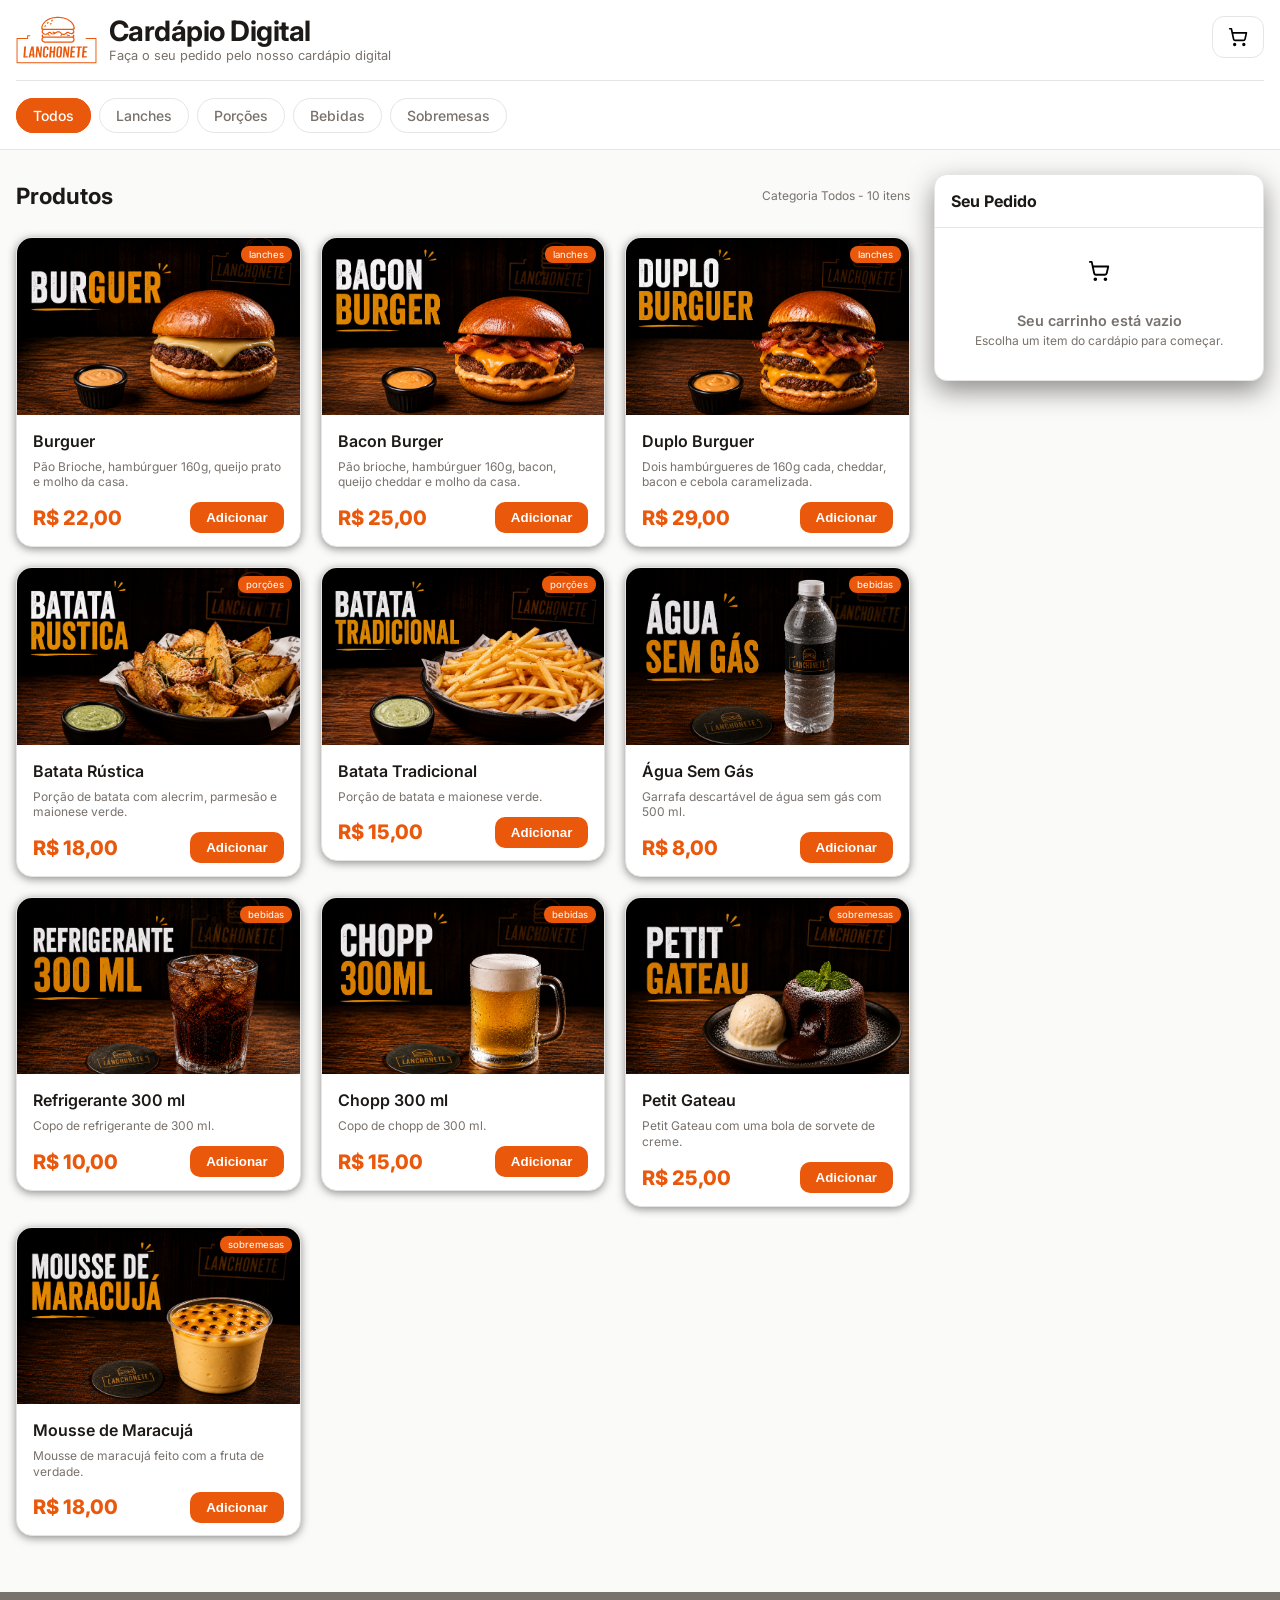
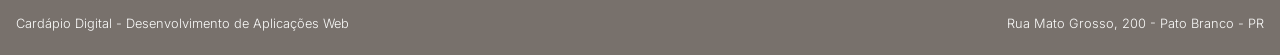
<file: cardapio-html/index.html>
<!DOCTYPE html>
<html lang="pt-BR">

<head>
    <meta charset="UTF-8">
    <meta name="viewport" content="width=device-width, initial-scale=1.0">
    <title>Cardápio</title>

    <link rel="preconnect" href="https://fonts.googleapis.com">
    <link rel="preconnect" href="https://fonts.gstatic.com" crossorigin>
    <link href="https://fonts.googleapis.com/css2?family=Inter:wght@300;400;500;600;700&display=swap" rel="stylesheet">
    <link rel="stylesheet" href="../assets/css/estilo.css">
    
</head>

<body>
    <header>
        <div class="container">
            <div class="brand">
                <img src="../assets/img/logo_lanchonete.svg" alt="Logo da Lanchonete">
                <div>
                    <h1>Cardápio Digital</h1>
                    <p>Faça o seu pedido pelo nosso cardápio digital</p>
                </div>
            </div>
            <div class="cart-button">
                <img src="../assets/img/cart.svg" alt="Carrinho de compras">
            </div>
        </div>
    </header>

    <nav>
        <ul class="container">
            <li><a href="#" class="active">Todos</a></li>
            <li><a href="#">Lanches</a></li>
            <li><a href="#">Porções</a></li>
            <li><a href="#">Bebidas</a></li>
            <li><a href="#">Sobremesas</a></li>
        </ul>
    </nav>

    <main>
        <section>
            <header>
                <h2>Produtos</h2>
                <p>Categoria <span id="selected-category">Todos</span> - 10 itens</p>
            </header>
            <article>
                <figure>
                    <img src="../assets/img/burger.png" alt="Burger">
                    <figcaption>Lanches</figcaption>
                </figure>
                <h3>Burguer</h3>
                <p>Pão Brioche, hambúrguer 160g, queijo prato e molho da casa.</p>
                <p>R$ 22,00</p>
                <button type="button">Adicionar</button>
            </article>

            <article>
                <figure>
                    <img src="../assets/img/burger-bacon.png" alt="Burger-bacon">
                    <figcaption>Lanches</figcaption>
                </figure>
                <h3>Bacon Burger</h3>
                <p>Pão brioche, hambúrguer 160g, bacon, queijo cheddar e molho da casa.</p>
                <p>R$ 25,00</p>
                <button type="button">Adicionar</button>
            </article>

            <article>
                <figure>
                    <img src="../assets/img/burger-double.png" alt="Burger-double">
                    <figcaption>Lanches</figcaption>
                </figure>
                <h3>Duplo Burguer</h3>
                <p>Dois hambúrgueres de 160g cada, cheddar, bacon e cebola caramelizada.</p>
                <p>R$ 29,00</p>
                <button type="button">Adicionar</button>
            </article>
            <article>
                <figure>
                    <img src="../assets/img/batata-rustica.png" alt="batata-rustica">
                    <figcaption>Porções</figcaption>
                </figure>
                <h3>Batata Rústica</h3>
                <p> Porção de batata com alecrim, parmesão e maionese verde.</p>
                <p>R$ 18,00</p>
                <button type="button">Adicionar</button>
            </article>
            <article>
                <figure>
                    <img src="../assets/img/batata-tradicional.png" alt="batata-tradicional">
                    <figcaption>Porções</figcaption>
                </figure>
                <h3> Batata Tradicional</h3>
                <p> Porção de batata e maionese verde.</p>
                <p>R$ 15,00</p>
                <button type="button">Adicionar</button>
            </article>
            <article>
                <figure>
                    <img src="../assets/img/agua.png" alt="água sem gás">
                    <figcaption>Bebidas</figcaption>
                </figure>
                <h3> Água Sem Gás</h3>
                <p> Garrafa descartável de água sem gás com 500 ml.</p>
                <p>R$ 8,00</p>
                <button type="button">Adicionar</button>
            </article>
            <article>
                <figure>
                    <img src="../assets/img/refri.png" alt="refrigerante">
                    <figcaption>Bebidas</figcaption>
                </figure>
                <h3> Refrigerante 300 ml</h3>
                <p> Copo de refrigerante de 300 ml.</p>
                <p>R$ 10,00</p>
                <button type="button">Adicionar</button>
            </article>
            <article>
                <figure>
                    <img src="../assets/img/chopp.png" alt="chopp">
                    <figcaption>Bebidas</figcaption>
                </figure>
                <h3> Chopp 300 ml</h3>
                <p> Copo de chopp de 300 ml.</p>
                <p>R$ 15,00</p>
                <button type="button">Adicionar</button>
            </article>
            <article>
                <figure>
                    <img src="../assets/img/petit-gateau.png" alt="petit gateau">
                    <figcaption>Sobremesas</figcaption>
                </figure>
                <h3> Petit Gateau</h3>
                <p> Petit Gateau com uma bola de sorvete de creme.</p>
                <p>R$ 25,00</p>
                <button type="button">Adicionar</button>
            </article>
            <article>
                <figure>
                    <img src="../assets/img/mousse-maracuja.png" alt="mousse de maracujá">
                    <figcaption>Sobremesas</figcaption>
                </figure>
                <h3> Mousse de Maracujá</h3>
                <p> Mousse de maracujá feito com a fruta de verdade.</p>
                <p>R$ 18,00</p>
                <button type="button">Adicionar</button>
            </article>
        </section>

        <aside>
            <h2>Seu Pedido</h2>
            <div class="cart-empty">
                <img src="../assets/img/cart.svg" alt="Carrinho vazio">
                <p>Seu carrinho está vazio</p>
                <p>Escolha um item do cardápio para começar.</p>
            </div>
        </aside>
    </main>

    <footer>
        <div class="container">
            <p>Cardápio Digital - Desenvolvimento de Aplicações Web</p>
            <p>Rua Mato Grosso, 200 - Pato Branco - PR</p>
        </div>
    </footer>
    <script src="../assets/js/script.js"></script>
</body>

</html>
</file>
<file: assets/css/estilo.css>
:root {
    --text: #1c1917;
    --text-muted: #78716c;

    --bg: #FAFAF9;
    --primary: #ea580c;

    --border: #E7E5E4;
}

/*****
* GENERICS 
*****/
* {
    margin: 0;
    padding: 0;
    box-sizing: border-box;
}

body {
    font-family: "Inter", sans-serif;
    min-height: 100vh;
    color: var(--text);
    background-color: var(--bg);

    display: grid;
    grid-template-rows: auto auto 1fr auto ;

}

.container,
main {
    width: min(100% - 2rem, 1920px);
    margin-inline: auto;
}


/*****
* CABECHALHO
*****/
body > header {
    background-color: #ffffff;

    position: sticky;
    top: 0;
    z-index: 20;
}

header .container {
    display: flex;
    justify-content: space-between;
    border-bottom: 1px solid var(--border);
    padding-block: 1rem;
}

header .brand {
    display: flex;
    align-items: center;
    gap: 0.75rem;
}

header .brand img {
    height: 3rem;
}

header .brand h1 {
    font-size: clamp(1.225rem, 5vw, 1.75rem);
    font-weight: 700;
    line-height: 1.05;
    letter-spacing: -0.5px;
}

header .brand p {
    display: none;
    margin-top: 2px;
    font-size: 0.8rem;
    color: var(--text-muted);
}

header .cart-button {
    display: flex;    
    flex: 0 0 auto;
    border: 1px solid var(--border);
    width: 2.75rem;
    height: 2.75rem;
    align-items: center;
    justify-content: center;
    border-radius: 0.75rem;
}

header .cart-button img {
    width: 1.25rem;
    height: 1.25rem;
}

/*****
* NAVEGAÇÃO
*****/
nav {
    background-color: #fff;
    border-bottom: 1px solid var(--border);
    padding-block: 0.5rem;

    overflow: hidden;

    position: sticky;
    top: 5rem;
    z-index: 10;
}
nav ul {
    display: flex;
    list-style: none;
    gap: .5rem;
    padding-block: 1rem;
    
    overflow-x: auto;
    overscroll-behavior-inline: contain;
    scrollbar-width: thin;
}

nav ul li {
    flex: 0 0 auto;
}
nav ul a {
    border: 1px solid var(--border);
    border-radius: 999px;
    padding: .5rem 1rem;
    text-decoration: none;
    color: var(--text-muted);
    font-size: 0.875rem;
    font-weight: 500;
}
nav ul a.active {
    border-color: var(--primary);
    background-color: var(--primary);
    color: #fff;
}
nav ul a:not(a.active):hover {
    border-color: var(--primary);
    color: var(--primary);
}

/*****
* MAIN
*****/
main {
    display: grid;
    grid-template-columns: minmax(0, 1fr) ;
    gap: 1.5rem;
    padding-block: 1.5rem;
}
main > section {
    display: grid;
    grid-template-columns:  minmax(0, 1fr);
    gap: 1.25rem;    
    align-items: start;
}
main > section header {
    display: flex;
    grid-column: 1 / -1;
    justify-content: space-between;
    align-items: center;
    padding-block: 0.5rem;    
}
main > section header h2 {
    font-size: 1.4rem
}
main > section header p {
    color: var(--text-muted);
    font-size: 0.75rem;
}
main > section article {
    display: grid;
    grid-template-columns: 1fr auto;
    overflow: hidden;
    border: 1px solid var(--border);
    border-radius: 1rem;  
    background-color: #fff;  
    box-shadow: 0 2px 8px rgb(36 33 31 / 50%);
}
section article figure {
    position: relative;
    grid-column: 1 / -1;
    aspect-ratio: 16 / 10;
}
section article figure img {
    object-fit: cover;
    width: 100%;
    height: 100%;
    display: block;
}
section article figure figcaption {
    position: absolute;
    top: 0.5rem;
    right: 0.5rem;
    background-color: var(--primary);
    color: #fff;
    font-size: 0.6rem;
    text-transform: lowercase;
    padding-block: 0.2rem;
    padding-inline: 0.5rem;
    border-radius: 0.5rem;
}
section article h3,
section article p {
    grid-column: 1 / -1;
    padding-inline: 1rem;
}
section article h3 {
    padding-top: 1rem;
    font-size: 1rem;
    font-weight: 600;
    line-height: 1.25;
}
section article p:first-of-type {
    color: var(--text-muted);
    padding-top: 0.5rem;
    font-size: 0.75rem;
    line-height: 1.3;
}
section article p:last-of-type {
    color: var(--primary);
    padding-block: 1rem;
    font-size: 1.25rem;
    font-weight: 800;
    grid-column: 1;
    align-self: center;
}
section article button {
    background-color: var(--primary);
    color: #fff;
    border: 0;
    padding: .5rem 1rem;
    border-radius: 10px;
    font-weight: 700;
    cursor: pointer;
    grid-column: 2;
    align-self: center;
    margin-right: 1rem;
} 

main aside {
    order: -1;
    align-self: start;
    border: 1px solid var(--border);
    border-radius: 0.8rem;
    background-color: #fff;
    box-shadow: 0 10px 26px rgb(36 33 31 / 50%);
}

main aside h2 {
    padding: 1rem;
    font-size: 1rem;
}

main aside .cart-empty {
    text-align: center;
    padding-block: 2rem;
    border-top: 1px solid var(--border);
}

main aside .cart-empty p:first-of-type {
    font-weight: 600;
    font-size: 0.9rem;
    color: var(--text-muted);
    margin-top: 1.6rem;
}

main aside .cart-empty p:last-of-type {
    font-size: 0.75rem;
    margin-top: 0.25rem;
    color: var(--text-muted);
}

/*****
* FOOTER
*****/
footer {
    background-color: var(--text-muted);
    color: var(--bg);
    font-size: 0.8rem;
    font-weight: 300;
    margin-top: 2rem;
    padding-block: 1.5rem;
}
footer .container {
    display: flex;
    justify-content: space-between;
    align-items: flex-start;
    flex-direction: column;
}
/* footer p {
    text-align: center;
} */

/*****
* RESPONSIVIDADE
******/

/*celulares maiores*/

@media (min-width: 30rem) {
    header .brand p {
        display: block;
    }
    
    header .cart-button {
        width: 3.25rem;
        height: 2.625rem;
    } 
    main {
        grid-template-columns: minmax(1, 1fr) 330px;
    }
    main section {
        grid-template-columns: repeat(1, minmax(0, 1fr));
    }
}

/* Tablets */
@media (min-width: 48rem) {
    main {
        grid-template-columns: minmax(2, 1fr) 330px;
    }
    main section {
        grid-template-columns: repeat(2, minmax(0, 1fr));
    }
    footer .container {
        flex-direction: row;
        align-items: center;
        justify-content: space-between;
        gap: 2rem;
    }
}

/* Desktops */
@media (min-width: 64rem) {
    main {
        grid-template-columns: minmax(0, 1fr) 330px;
    }
    main section {
       grid-column: 1;
       grid-template-columns: repeat(3, minmax(0, 1fr));
    }
    main aside{
        order: initial;
        grid-column: 2;
    }
}
</file>
